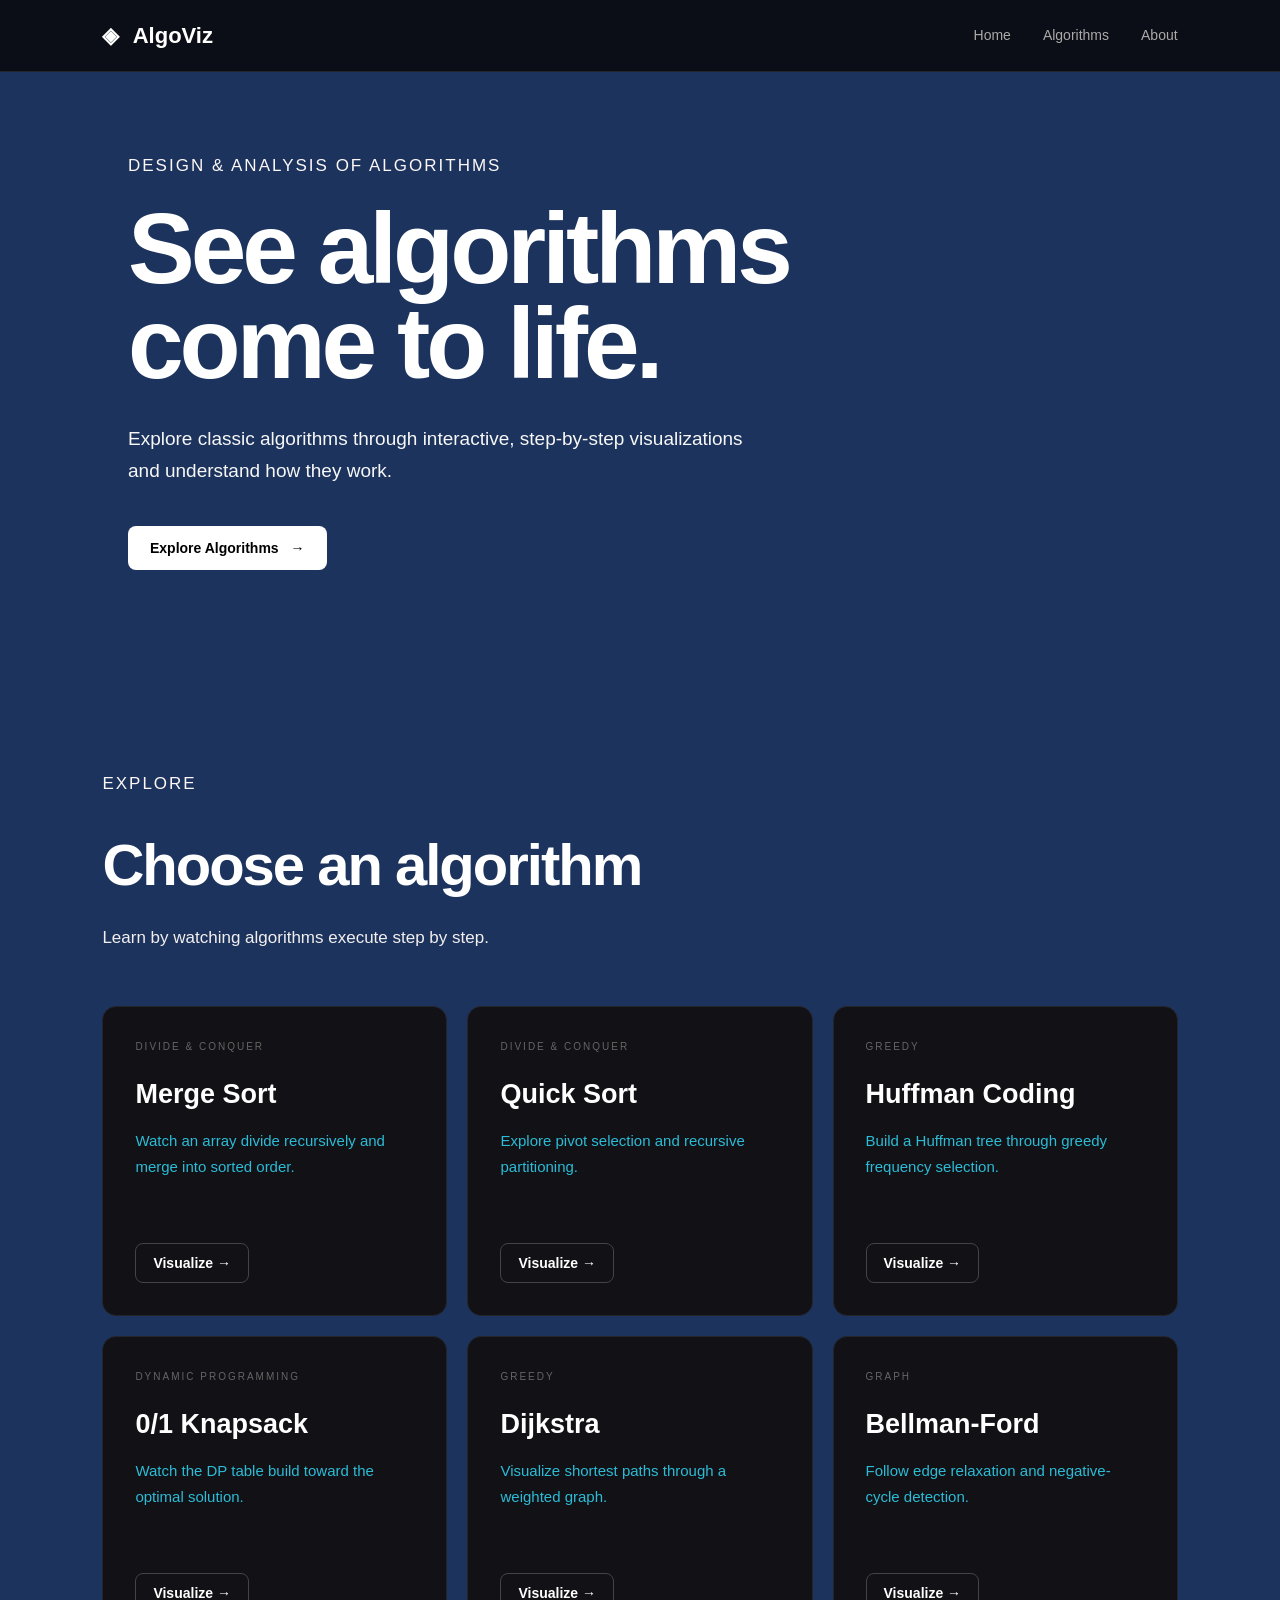
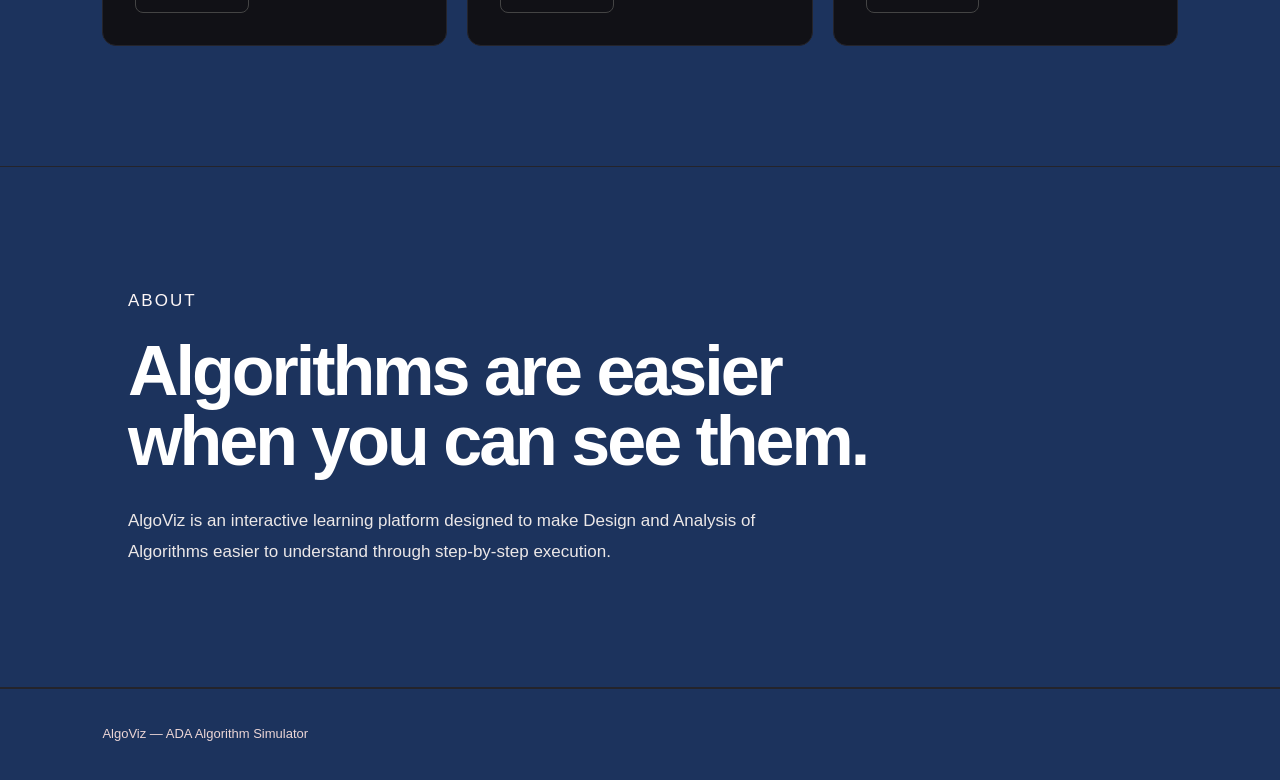
<file: frontend/index.html>
<!DOCTYPE html>
<html lang="en">
<head>
    <meta charset="UTF-8">
    <meta name="viewport" content="width=device-width, initial-scale=1.0">

    <title>AlgoViz | Algorithm Visualizer</title>

    <link rel="stylesheet" href="css/style.css">
</head>

<body>

    <nav class="navbar">
        <div class="logo">
            <span>◈</span> AlgoViz
        </div>

        <div class="nav-links">
            <a href="#">Home</a>
            <a href="#">Algorithms</a>
            <a href="#">About</a>
        </div>
    </nav>


    <main>

        <section class="hero" id="home">

            <div class="hero-content">

                <p class="eyebrow">
                    DESIGN & ANALYSIS OF ALGORITHMS
                </p>

                <h1>
                    See algorithms<br>
                    come to life.
                </h1>

                <p class="hero-description">
                    Explore classic algorithms through interactive,
                    step-by-step visualizations and understand how they work.
                </p>

                <button id="exploreBtn">
                    Explore Algorithms 
                    <span>→</span>
                </button>

            </div>

        </section>


        <section class="algorithms" id="algorithms">

            <div class="section-heading">
                <p class="eyebrow">EXPLORE</p>

                <h2>
                    Choose an algorithm
                </h2>
                <p>Learn by watching algorithms execute step by step.</p>
            </div>


            <div class="algorithm-grid">

                <article class="algorithm-card">
                    <span class="category">
                        DIVIDE & CONQUER
                    </span>

                    <h3>Merge Sort</h3>

                    <p>
                        Watch an array divide recursively
                        and merge into sorted order.
                    </p>

                    <button onclick="openAlgorithm('merge-sort')">
                        Visualize →
                    </button>
                </article>


                <article class="algorithm-card">
                    <span class="category">
                        DIVIDE & CONQUER
                    </span>

                    <h3>Quick Sort</h3>

                    <p>
                        Explore pivot selection and
                        recursive partitioning.
                    </p>

                    <button onclick="window.location.href='quick_sort.html'">
                        Visualize →
                    </button>
                </article>


                <article class="algorithm-card">
                    <span class="category">
                        GREEDY
                    </span>

                    <h3>Huffman Coding</h3>

                    <p>
                        Build a Huffman tree through
                        greedy frequency selection.
                    </p>

                    <button onclick="openAlgorithm('huffman')">
                        Visualize →
                    </button>
                </article>


                <article class="algorithm-card">
                    <span class="category">
                        DYNAMIC PROGRAMMING
                    </span>

                    <h3>0/1 Knapsack</h3>

                    <p>
                        Watch the DP table build toward
                        the optimal solution.
                    </p>

                    <button onclick="openAlgorithm('knapsack')">
                        Visualize →
                    </button>
                </article>


                <article class="algorithm-card">
                    <span class="category">
                        GREEDY
                    </span>

                    <h3>Dijkstra</h3>

                    <p>
                        Visualize shortest paths through
                        a weighted graph.
                    </p>

                    <button onclick="openAlgorithm('dijkstra')">
                        Visualize →
                    </button>
                </article>


                <article class="algorithm-card">
                    <span class="category">
                        GRAPH
                    </span>

                    <h3>Bellman-Ford</h3>

                    <p>
                        Follow edge relaxation and
                        negative-cycle detection.
                    </p>

                    <button onclick="openAlgorithm('bellman-ford')">
                        Visualize →
                    </button>
                </article>

            </div>

        </section>

        <section class="about" id="about">
            <p class="eyebrow">ABOUT</p>

            <h2>
                Algorithms are easier when you can see them.
            </h2>

            <p>
                AlgoViz is an interactive learning platform designed
                to make Design and Analysis of Algorithms easier to 
                understand through step-by-step execution.
            </p>

        </section>
    </main>


    <footer>
        <p>AlgoViz — ADA Algorithm Simulator</p>
    </footer>


    <script src="js/app.js"></script>

</body>
</html>
</file>
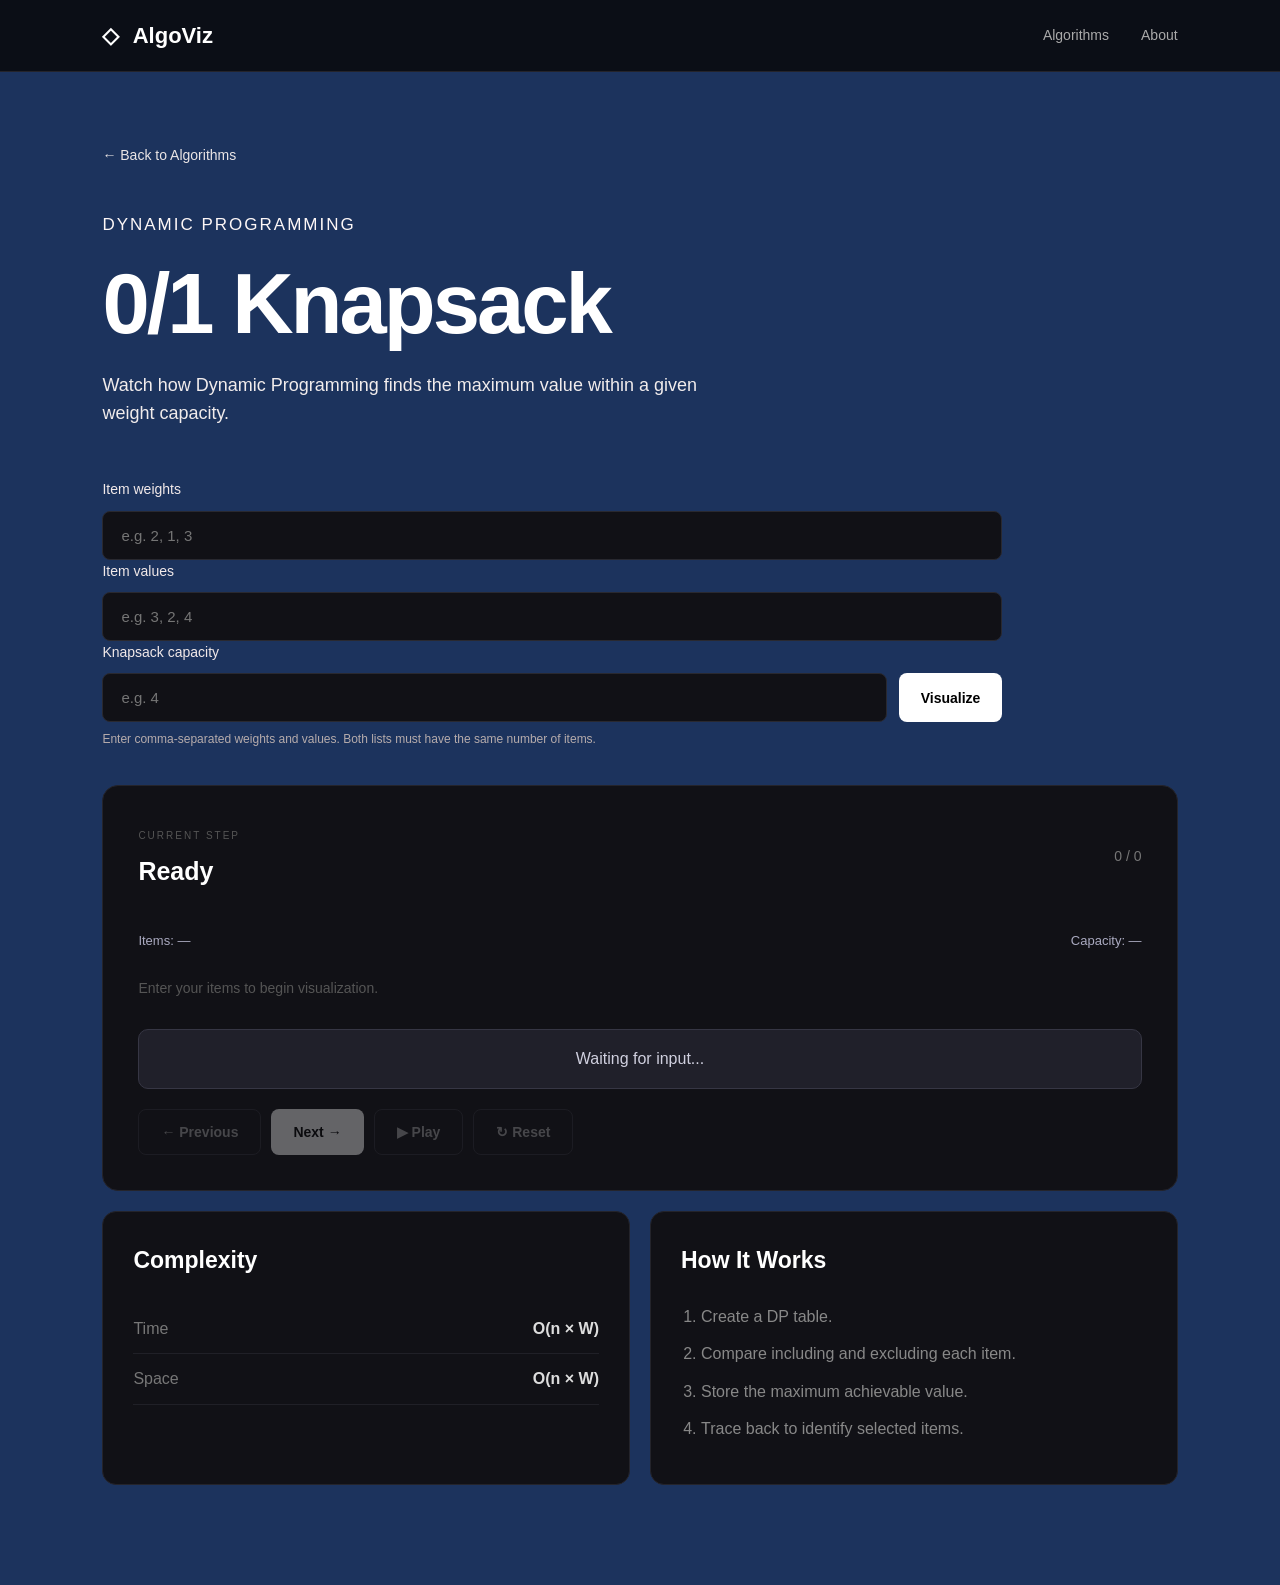
<file: frontend/knapsack.html>
<!DOCTYPE html>
<html lang="en">

<head>
    <meta charset="UTF-8">
    <meta name="viewport" content="width=device-width, initial-scale=1.0">

    <title>Knapsack | AlgoViz</title>

    <link rel="stylesheet" href="css/style.css">
</head>

<body>

    <nav class="navbar">

        <div class="logo">
            <span>◇</span> AlgoViz
        </div>

        <div class="nav-links">
            <a href="index.html">Algorithms</a>
            <a href="index.html#about">About</a>
        </div>

    </nav>

    <main class="visualizer-page">

        <div class="visualizer-header">

            <a href="index.html" class="back-link">
                ← Back to Algorithms
            </a>

            <p class="eyebrow">DYNAMIC PROGRAMMING</p>

            <h1>0/1 Knapsack</h1>

            <p class="visualizer-description">
                Watch how Dynamic Programming finds the
                maximum value within a given weight capacity.
            </p>

        </div>

        <section class="input-section">

            <label for="weightsInput">Item weights</label>

            <div class="input-row">
                <input
                    type="text"
                    id="weightsInput"
                    placeholder="e.g. 2, 1, 3"
                >
            </div>

            <label for="valuesInput">Item values</label>

            <div class="input-row">
                <input
                    type="text"
                    id="valuesInput"
                    placeholder="e.g. 3, 2, 4"
                >
            </div>

            <label for="capacityInput">Knapsack capacity</label>

            <div class="input-row">

                <input
                    type="number"
                    id="capacityInput"
                    placeholder="e.g. 4"
                    min="0"
                >

                <button id="visualizeBtn">
                    Visualize
                </button>

            </div>

            <p class="input-hint">
                Enter comma-separated weights and values.
                Both lists must have the same number of items.
            </p>

        </section>

        <section class="visualization-panel">

            <div class="visualization-top">

                <div>

                    <span class="step-label">CURRENT STEP</span>

                    <h2 id="stepTitle">Ready</h2>

                </div>

                <div class="step-counter">

                    <span id="stepNumber">0</span>
                    /
                    <span id="totalSteps">0</span>

                </div>

            </div>

            <div class="knapsack-info" id="knapsackInfo">

                <span>Items: —</span>
                <span>Capacity: —</span>

            </div>

            <div
                class="knapsack-table-container"
                id="dpTableContainer"
            >

                <div class="empty-state">
                    Enter your items to begin visualization.
                </div>

            </div>

            <div class="decision-info" id="decisionInfo">
                Waiting for input...
            </div>
            
            <div class="selected-items-panel" id="selectedItemsPanel">
                <h3>Optimal Item Selection</h3>
                <p>Complete the visualization to see the selected items.</p>
            </div>

            <div class="controls">

                <button
                    class="secondary-btn"
                    id="prevBtn"
                    disabled
                >
                    ← Previous
                </button>

                <button id="nextBtn" disabled>
                    Next →
                </button>

                <button
                    class="secondary-btn"
                    id="playBtn"
                    disabled
                >
                    ▶ Play
                </button>

                <button
                    class="secondary-btn"
                    id="resetBtn"
                    disabled
                >
                    ↻ Reset
                </button>

            </div>

        </section>

        <section class="info-grid">

            <div class="info-card">

                <h3>Complexity</h3>

                <div class="complexity-row">
                    <span>Time</span>
                    <strong>O(n × W)</strong>
                </div>

                <div class="complexity-row">
                    <span>Space</span>
                    <strong>O(n × W)</strong>
                </div>

            </div>

            <div class="info-card">

                <h3>How It Works</h3>

                <ol>
                    <li>Create a DP table.</li>
                    <li>Compare including and excluding each item.</li>
                    <li>Store the maximum achievable value.</li>
                    <li>Trace back to identify selected items.</li>
                </ol>

            </div>

        </section>

    </main>

    <script src="js/knapsack.js"></script>

</body>
</html>
</file>
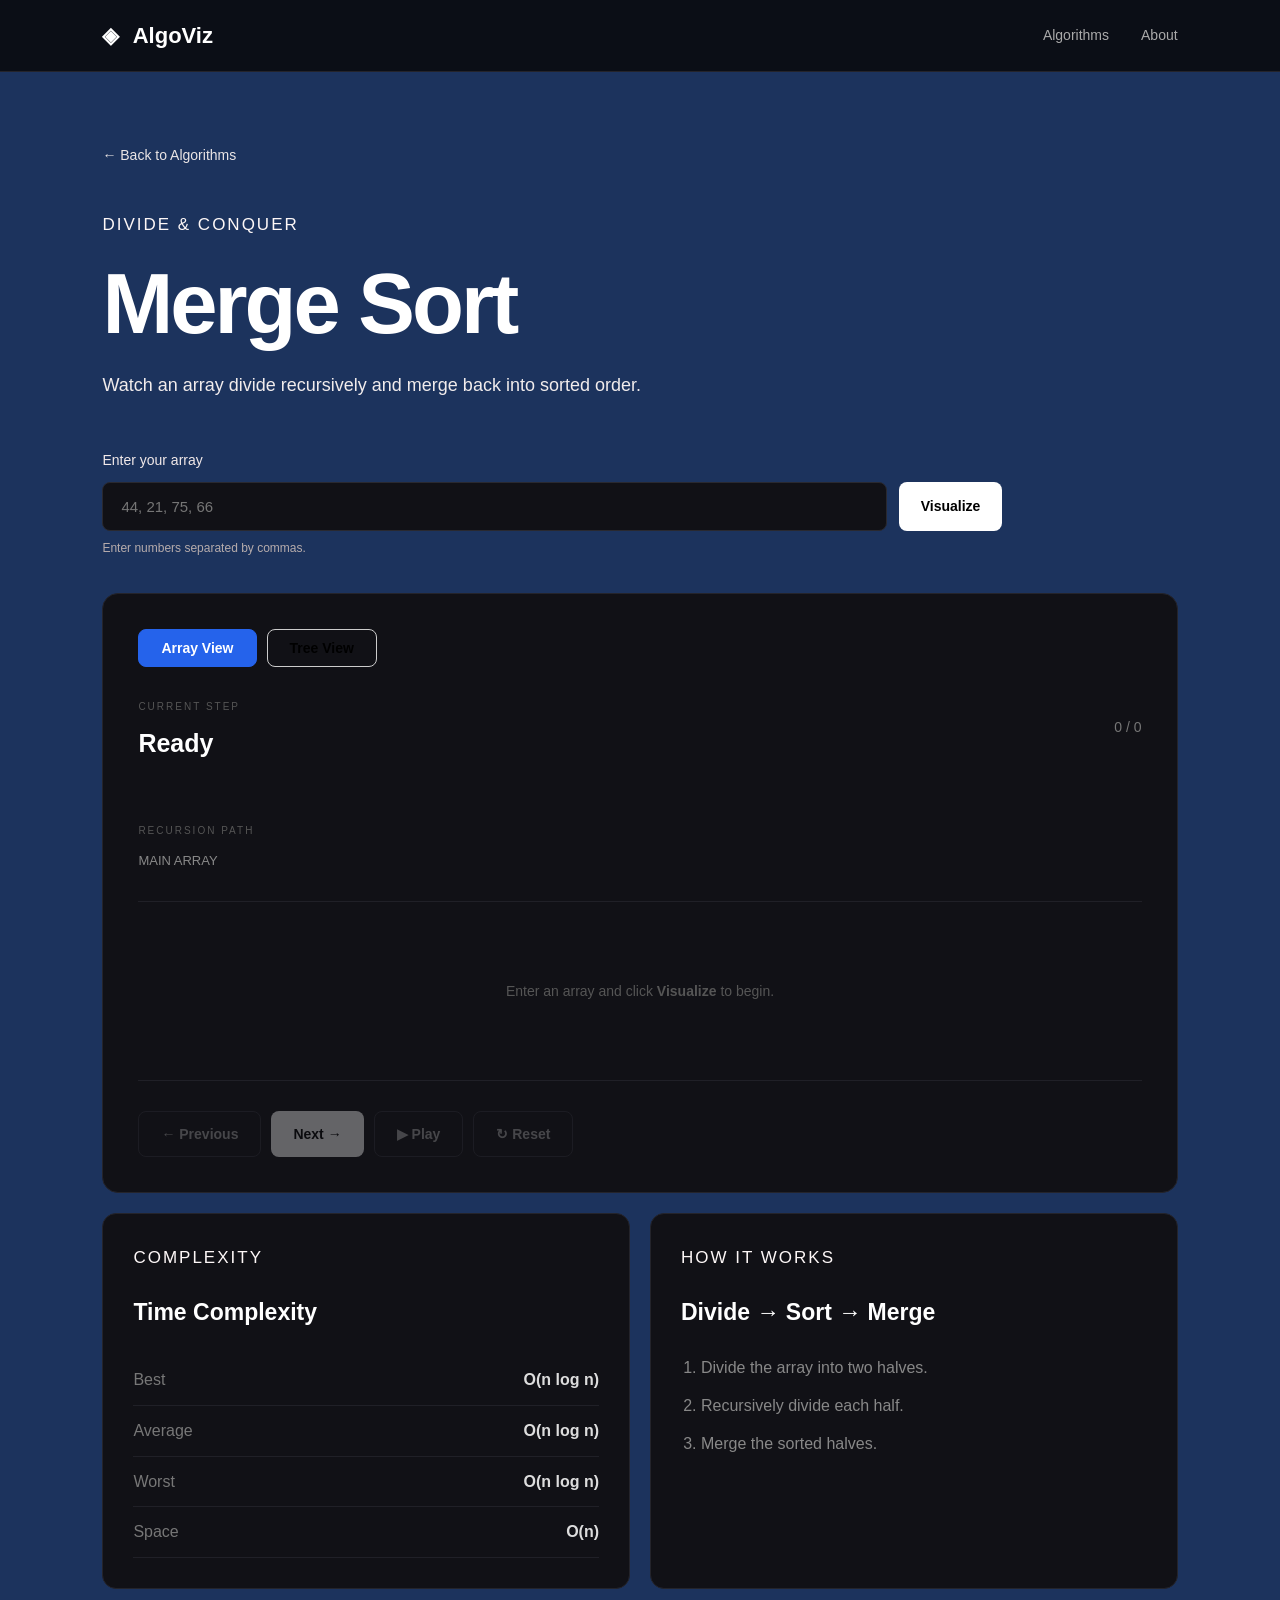
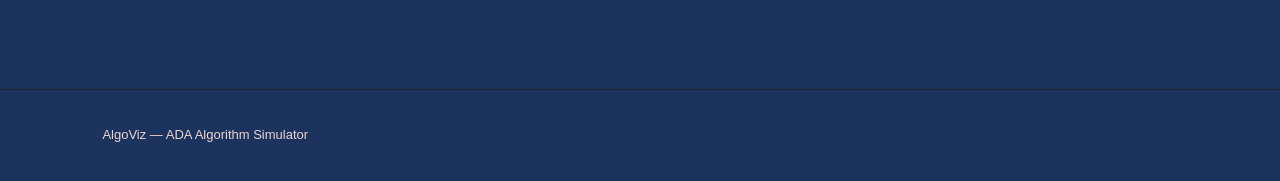
<file: frontend/merge-sort.html>
<!DOCTYPE html>
<html lang="en">

<head>

    <meta charset="UTF-8">

    <meta
        name="viewport"
        content="width=device-width, initial-scale=1.0"
    >

    <title>Merge Sort | AlgoViz</title>

    <link
        rel="stylesheet"
        href="css/style.css"
    >

</head>


<body>

    <nav class="navbar">

        <div class="logo">
            <span>◈</span> AlgoViz
        </div>

        <div class="nav-links">

            <a href="index.html">
                Algorithms
            </a>

            <a href="index.html#about">
                About
            </a>

        </div>

    </nav>


    <main class="visualizer-page">


        <section class="visualizer-header">

            <a
                href="index.html#algorithms"
                class="back-link"
            >
                ← Back to Algorithms
            </a>


            <p class="eyebrow">
                DIVIDE & CONQUER
            </p>


            <h1>
                Merge Sort
            </h1>


            <p class="visualizer-description">
                Watch an array divide recursively and
                merge back into sorted order.
            </p>

        </section>


        <section class="input-section">

            <label for="arrayInput">
                Enter your array
            </label>


            <div class="input-row">

                <input
                    type="text"
                    id="arrayInput"
                    placeholder="44, 21, 75, 66"
                >


                <button id="visualizeBtn">
                    Visualize
                </button>

            </div>


            <p class="input-hint">
                Enter numbers separated by commas.
            </p>

        </section>


        <section class="visualization-panel">

            <div class="view-switcher">
                <button id="arrayViewBtn" class="view-btn active">
                    Array View 
                </button>

                <button id="treeViewBtn" class="view-btn">
                    Tree View 
                </button>
            </div>

            <div class="visualization-top">

                <div>

                    <span class="step-label">
                        CURRENT STEP
                    </span>

                    <h2 id="stepTitle">
                        Ready
                    </h2>

                </div>


                <div class="step-counter">

                    <span id="stepNumber">
                        0
                    </span>

                    /
                    
                    <span id="totalSteps">
                        0
                    </span>

                </div>

            </div>

            <div class="recursion-path" id="recursionPath">
                <span class="path-label">RECURSION PATH</span>
                <div class="path-content" id="pathContent">
                    MAIN ARRAY
                </div>
            </div>
            
            <div class="visualization-container">

                <div class="array-visualization" id="arrayVisualization">
                    <p class="empty-state">
                        Enter an array and click
                        <strong>Visualize</strong>
                        to begin.
                    </p>
                </div>

                <div class="tree-visualization hidden" id="treeVisualization">
                    <p class="empty-state">
                        Tree visualization will appear here.
                    </p>
                </div>
                
            </div>


            <div class="controls">

                <button id="previousBtn" class="secondary-btn" disabled>
                    ← Previous
                </button>


                <button id="nextBtn" disabled>
                    Next →
                </button>


                <button id="playBtn" class="secondary-btn" disabled>
                    ▶ Play
                </button>


                <button id="resetBtn" class="secondary-btn" disabled>
                    ↻ Reset
                </button>

            </div>

        </section>


        <section class="info-grid">


            <div class="info-card">

                <p class="eyebrow">
                    COMPLEXITY
                </p>

                <h3>
                    Time Complexity
                </h3>

                <div class="complexity-row">
                    <span>Best</span>
                    <strong>O(n log n)</strong>
                </div>

                <div class="complexity-row">
                    <span>Average</span>
                    <strong>O(n log n)</strong>
                </div>

                <div class="complexity-row">
                    <span>Worst</span>
                    <strong>O(n log n)</strong>
                </div>

                <div class="complexity-row">
                    <span>Space</span>
                    <strong>O(n)</strong>
                </div>

            </div>


            <div class="info-card">

                <p class="eyebrow">
                    HOW IT WORKS
                </p>

                <h3>
                    Divide → Sort → Merge
                </h3>

                <ol>

                    <li>
                        Divide the array into two halves.
                    </li>

                    <li>
                        Recursively divide each half.
                    </li>

                    <li>
                        Merge the sorted halves.
                    </li>

                </ol>

            </div>

        </section>


    </main>



    <footer>

        <p>
            AlgoViz — ADA Algorithm Simulator
        </p>

    </footer>


    <script src="js/merge-sort.js"></script>

</body>

</html>
</file>
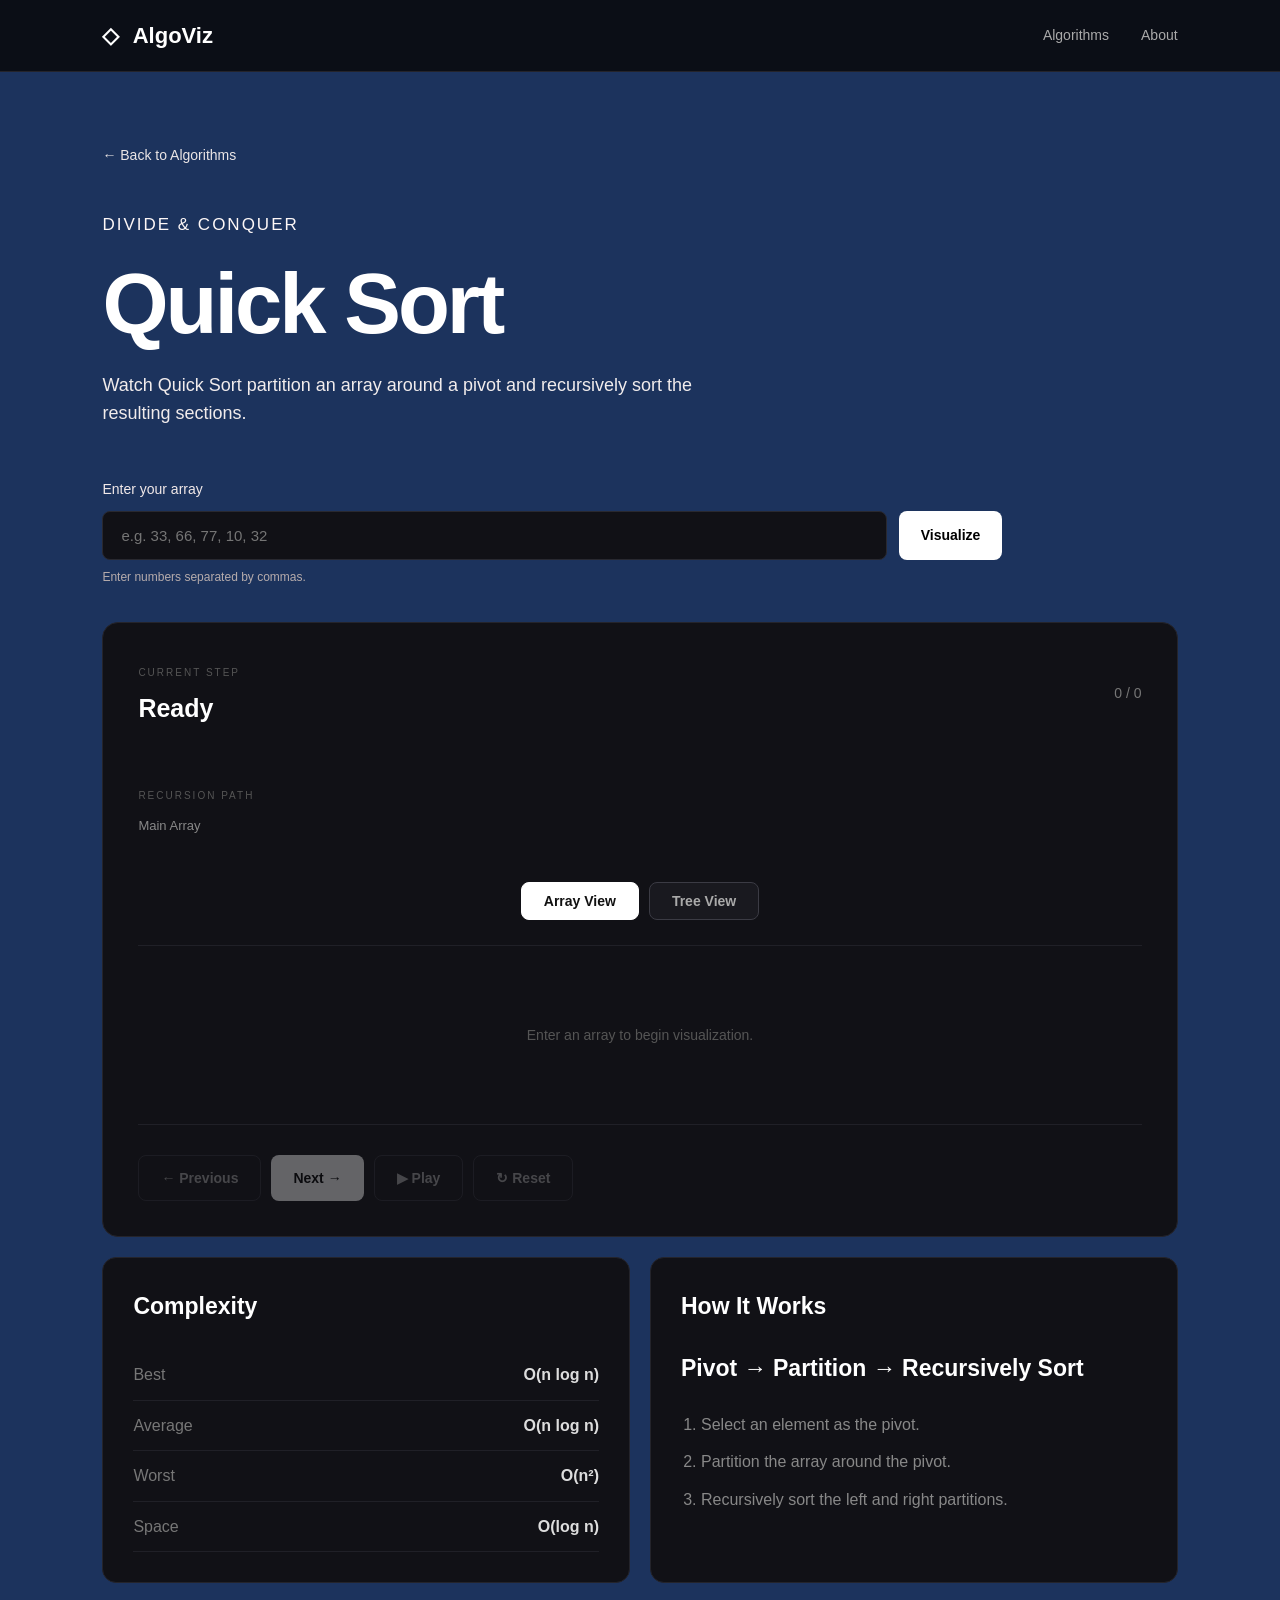
<file: frontend/quick_sort.html>
<!DOCTYPE html>
<html lang="en">

<head>
    <meta charset="UTF-8">
    <meta name="viewport" content="width=device-width, initial-scale=1.0">

    <title>Quick Sort | AlgoViz</title>

    <link rel="stylesheet" href="css/style.css">
</head>

<body>

    <nav class="navbar">

        <div class="logo">
            <span>◇</span> AlgoViz
        </div>

        <div class="nav-links">
            <a href="index.html">Algorithms</a>
            <a href="index.html#about">About</a>
        </div>

    </nav>


    <main class="visualizer-page">

        <div class="visualizer-header">

            <a href="index.html" class="back-link">
                ← Back to Algorithms
            </a>

            <p class="eyebrow">
                DIVIDE &amp; CONQUER
            </p>

            <h1>Quick Sort</h1>

            <p class="visualizer-description">
                Watch Quick Sort partition an array around a pivot
                and recursively sort the resulting sections.
            </p>

        </div>


        <section class="input-section">

            <label for="arrayInput">
                Enter your array
            </label>

            <div class="input-row">

                <input
                    type="text"
                    id="arrayInput"
                    placeholder="e.g. 33, 66, 77, 10, 32"
                >

                <button id="visualizeBtn">
                    Visualize
                </button>

            </div>

            <p class="input-hint">
                Enter numbers separated by commas.
            </p>

        </section>


        <section class="visualization-panel">

            <div class="visualization-top">

                <div>

                    <span class="step-label">
                        CURRENT STEP
                    </span>

                    <h2 id="stepTitle">
                        Ready
                    </h2>

                </div>

                <div class="step-counter">

                    <span id="stepNumber">
                        0
                    </span>

                    /
                    
                    <span id="totalSteps">
                        0
                    </span>

                </div>

            </div>


            <div
                class="recursion-path"
                id="recursionPath"
            >

                <span class="path-label">
                    RECURSION PATH
                </span>

                <div
                    class="path-content"
                    id="pathContent"
                >
                    Main Array
                </div>

            </div>

            <div class="view-switcher quick-view-switcher">

                <button
                    id="arrayViewBtn"
                    class="quick-view-btn active"
                    type="button"
                >
                    Array View
                </button>

                <button
                    id="treeViewBtn"
                    class="quick-view-btn"
                    type="button"
                >
                    Tree View
                </button>

            </div>

            <div
                class="array-visualization"
                id="arrayVisualization"
            >

                <div class="empty-state">
                    Enter an array to begin visualization.
                </div>

            </div>

            <div
                class="tree-visualization"
                id="treeVisualization"
                style="display: none;"
            >
                <div class="empty-state">
                    Generate a Quick Sort visualization to see its recursion tree.
                </div>
            </div>


            <div class="controls">

                <button
                    class="secondary-btn"
                    id="prevBtn"
                    disabled
                >
                    ← Previous
                </button>

                <button
                    id="nextBtn"
                    disabled
                >
                    Next →
                </button>

                <button
                    class="secondary-btn"
                    id="playBtn"
                    disabled
                >
                    ▶ Play
                </button>

                <button
                    class="secondary-btn"
                    id="resetBtn"
                    disabled
                >
                    ↻ Reset
                </button>

            </div>

        </section>


        <section class="info-grid">

            <div class="info-card">

                <h3>Complexity</h3>

                <div class="complexity-row">
                    <span>Best</span>
                    <strong>O(n log n)</strong>
                </div>

                <div class="complexity-row">
                    <span>Average</span>
                    <strong>O(n log n)</strong>
                </div>

                <div class="complexity-row">
                    <span>Worst</span>
                    <strong>O(n²)</strong>
                </div>

                <div class="complexity-row">
                    <span>Space</span>
                    <strong>O(log n)</strong>
                </div>

            </div>


            <div class="info-card">

                <h3>How It Works</h3>

                <h3>
                    Pivot → Partition → Recursively Sort
                </h3>

                <ol>

                    <li>
                        Select an element as the pivot.
                    </li>

                    <li>
                        Partition the array around the pivot.
                    </li>

                    <li>
                        Recursively sort the left and right partitions.
                    </li>

                </ol>

            </div>

        </section>

    </main>


    <script src="js/quick-sort.js"></script>

</body>

</html>
</file>
<file: frontend/css/style.css>
* {
    margin: 0;
    padding: 0;
    box-sizing: border-box;
}

html{
    scroll-behavior: smooth;
}

body {
    font-family: Arial, Helvetica, sans-serif;
    background: #1c335d;
    color: #ffffff;
    line-height: 1.6;
}

.navbar {
    height: 72px;
    padding: 0 8%;
    display: flex;
    align-items: center;
    justify-content: space-between;

    border-bottom: 1px solid #24242b;
    position: sticky;
    top: 0;
    background: rgba(11, 11, 15, 0.9);
    backdrop-filter: blur(10px);
    z-index: 100;
}

.logo {
    font-size: 22px;
    font-weight: 700;
}

.logo span {
    margin-right: 8px;
}

.nav-links {
    display: flex;
    gap: 32px;
}

.nav-links a {
    color: #aaa;
    text-decoration: none;
    font-size: 14px;
    transition: color 0.2s ease;
}

.nav-links a:hover {
    color: white;
}

.hero {
    min-height: cacl(100vh - 72px);

    display: flex;
    align-items: center;

    padding: 80px 10%;
}

.hero-content {
    max-width: 850px;
}

.eyebrow {
    font-size: 17px;
    letter-spacing: 2px;
    color: #fdf7f7;
    margin-bottom: 22px;
}

.hero h1 {
    font-size: clamp(55px, 8vw, 100px);
    line-height: 0.95;
    letter-spacing: -4px;
    margin-bottom: 32px;
}

.hero-description {
    font-size: 19px;
    line-height: 1.7;
    color: #f7f7f7;
    max-width: 620px;
    margin-bottom: 38px;
}

button {
    border: none;
    padding: 14px 22px;
    border-radius: 8px;

    background: white;
    color: black;

    font-size: 14px;
    font-weight: 600;

    cursor: pointer;

    transition:
        transform 0.2s ease,
        background 0.2s ease;
}

button:hover {
    transform: translateY(-3px);
    background: #ffffff;
}

button span {
    margin-left: 8px;
}

.algorithms {
    padding: 120px 8%;
}

.section-heading {
    margin-bottom: 55px;
}

.section-heading h2 {
    font-size: clamp(36px, 5vw, 58px);
    letter-spacing: -2px;
    margin-bottom: 12px;
}

.section-heading > p:last-child {
    color: #f3efef;
    font-size: 17px;
}

.algorithm-grid {
    display: grid;

    grid-template-columns:
        repeat(auto-fit, minmax(280px, 1fr));

    gap: 20px;
}

.algorithm-card {
    padding: 32px;
    min-height: 310px;

    display: flex;
    flex-direction: column;

    border: 1px solid #24242b;
    border-radius: 14px;

    background: #111116;

    transition: 
        transform 0.25s ease,
        border-color 0.25s ease;
        background: 0.25s ease;
}

.algorithm-card:hover {
    transform: translateY(-6px);
    border-color: #444;
    background: #15151b;
}

.category {
    font-size: 10px;
    letter-spacing: 2px;
    color: #666;
}

.algorithm-card h3 {
    font-size: 27px;
    margin-top: 18px;
    margin-bottom: 12px;
}

.algorithm-card p {
    color: #2cbcd6;
    font-size: 15px;
    line-height: 1.7;
    flex: 1;
    margin-bottom: 25px;
}

.algorithm-card button {
    align-self: flex-start;
    padding: 11px 17px;
    background: transparent;
    color: white;
    border: 1px solid #444;
}

.algorithm-card button:hover {
    background: #fff;
    color: #000;
}

.about {
    padding: 120px 10%;
    border-top: 1px solid #24242b;
    border-bottom: 1px solid #24242b;
}

.about h2 {
    max-width: 800px;
    font-size: clamp(38px, 6vw, 70px);
    line-height: 1;
    letter-spacing: -3px;
    margin-bottom: 30px;
}

.about > p:last-child {
    max-width: 650px;
    color: #ece8e8;
    font-size: 17px;
    line-height: 1.8;
}
footer {
    border-top: 1px solid #24242b;
    padding: 35px 8%;
    color: #ecd6d6;
    font-size: 13px;
}

@media (max-width: 700px) {
    .navbar{
        padding: 0 5%;
    }

    .nav-links{
        gap: 15px;
    }

    .hero{
        padding: 70px 7%;
    }

    .hero h1{
        letter-spacing: -2px;
    }

    .algorithms{
        padding: 80px 7%;
    }

    .about{
        padding: 80px 7%;
    }
}


.visualizer-page {
    padding: 70px 8% 100px;
}

.visualizer-header {
    max-width: 800px;
    margin-bottom: 50px;
}

.back-link {
    display: inline-block;

    color: #ebe6e6;

    text-decoration: none;

    font-size: 14px;

    margin-bottom: 45px;

    transition: color 0.2s ease;
}

.back-link:hover {
    color: rgb(12, 12, 12);
}

.visualizer-header h1 {
    font-size: clamp(40px, 7vw, 85px);
    line-height: 1;
    letter-spacing: -3px;
    margin-bottom: 25px;
}

.visualizer-description {
    color: #f1ecec;
    font-size: 18px;
    max-width: 600px;
}


.input-section {
    max-width: 900px;
    margin-bottom: 35px;
}

.input-section label {
    display: block;
    font-size: 14px;
    margin-bottom: 10px;
    color: #f1e9e9;
}

.input-row {
    display: flex;
    gap: 12px;
}

.input-row input {
    flex: 1;
    min-width: 0;
    padding: 15px 18px;
    border-radius: 8px;
    border: 1px solid #292930;
    background: #111116;
    color: white;
    font-size: 15px;
    outline: none;
}

.input-row input:focus {
    border-color: #555;
}

.input-hint {
    margin-top: 8px;
    font-size: 12px;
    color: #b6acac;
}


.visualization-panel {
    border: 1px solid #24242b;
    border-radius: 16px;
    background: #111116;
    padding: 35px;
    min-height: 400px;
}

.visualization-top {
    display: flex;
    align-items: center;
    justify-content: space-between;
    margin-bottom: 40px;
}

.step-label {
    font-size: 10px;
    letter-spacing: 2px;
    color: #555;
}

.visualization-top h2 {
    font-size: 25px;
    margin-top: 5px;
}

.step-counter {
    color: #777;
    font-size: 14px;
}


.array-visualization {
    min-height: 180px;
    display: flex;
    align-items: center;
    justify-content: center;
    gap: 50px;
    flex-wrap: wrap;
    border-top: 1px solid #202027;
    border-bottom: 1px solid #202027;
    padding: 45px 20px;
    margin-bottom: 30px;
}

.recursion-path{
    padding: 20px 0;
    margin-bottom: 10px;
}

.path-label{
    display: block;
    color: #555;
    font-size: 10px;
    letter-spacing: 2px;
    margin-bottom: 12px;
}

.path-content{
    display: flex;
    align-items: center;
    flex-wrap: wrap;
    gap: 8px;
    color: #888;
    font-size: 13px;
}

.path-item{
    color: #aaa;
    padding: 7px 12px;
    border: 1px solid #292930;
    border-radius: 6px;
    background: #15151b;
}

.path-arrow{
    color: #555;
}

.empty-state {
    color: #555;
    font-size: 14px;
}

.array-group {
    display: flex;
    flex-direction: column;
    align-items: center;
    gap: 12px;
}

.array-label {
    color: #666;
    font-size: 11px;
    text-transform: uppercase;
    letter-spacing: 2px;
}

.array-container {
    display: flex;
    gap: 7px;
    flex-wrap: wrap;
    justify-content: center;
}

.array-block {
    width: 58px;
    height: 58px;
    display: flex;
    align-items: center;
    justify-content: center;
    border: 1px solid #3b3b44;
    border-radius: 10px;
    background: #19191f;
    color: #f1dbdb;
    font-size: 18px;
    font-weight: 600;
    animation: appear 0.25s ease;
    transition:
        transform 0.2s ease,
        border-color 0.2s ease,
        background 0.2s ease;
}

.pivot-block{
    background: #493b20;
    border: 2px solid #e6b84c;
    color: #ffd978;
    box-shadow: 0 0 12px rgba(230, 184, 76, 0.2);
    transform: scale(1.08);
}

@keyframes appear {

    from {
        opacity: 0;
        transform: translateY(8px);
    }

    to {
        opacity: 1;
        transform: translateY(0);
    }

}

.array-block:hover {
    transform: translateY(-4px);
    border-color: #777;
    background: #22222a;
}


.controls {
    display: flex;
    gap: 10px;
    flex-wrap: wrap;
}

.secondary-btn {
    background: transparent;
    color: #aaa;
    border: 1px solid #33333b;
}

button:disabled {
    opacity: 0.35;
    cursor: not-allowed;
    transform: none;
}


.info-grid {
    display: grid;
    grid-template-columns: repeat(2, 1fr);
    gap: 20px;
    margin-top: 20px;
}

.info-card {
    padding: 30px;
    border: 1px solid #24242b;
    border-radius: 14px;
    background: #111116;
}

.info-card h3 {
    font-size: 23px;
    margin-bottom: 25px;
}

.complexity-row {
    display: flex;
    justify-content: space-between;
    padding: 12px 0;
    border-bottom: 1px solid #202027;
    color: #777;
}

.complexity-row strong {
    color: #ddd;
}

.info-card ol {
    padding-left: 20px;
    color: #888;
}

.info-card li {
    margin-bottom: 12px;
}


@media (max-width: 700px) {

    .visualizer-page {
        padding: 50px 6% 70px;
    }

    .input-row {
        flex-direction: column;
    }

    .visualization-panel {
        padding: 22px;
    }

    .visualization-top {
        align-items: flex-start;
    }

    .info-grid {
        grid-template-columns: 1fr;
    }

    .array-visualization {
        min-height: 180px;
        display: flex;
        align-items: center;
        justify-content: center;
        gap: 70px;
        flex-wrap: wrap;
        border-top: 1px solid #202027;
        border-bottom: 1px solid #202027;
        padding: 45px 20px;
        margin-bottom: 30px;
    }

}

.view-switcher {
    display:flex;
    gap: 10px;
    margin-bottom: 25px;
}

.view-btn {
    padding: 10px 22px;
    border: 1px solid var(--border-color, #ccc);
    border-radius: 8px;
    background: transparent;
    cursor: pointer;
    font-weight: 600;
    transition: 0.2s ease;
}

.view-btn.active {
    background: #2563eb;
    color: white;
    border-color: #2563eb;
}

.visualization-container {
    width: 100%;
}

.hidden {
    display: none !important;
}

.tree-visualization {
    width: 100%;
    min-height: 400px;
    overflow-x: auto;
    overflow-y: auto;
    padding: 40px 25px;
    box-sizing: border-box;
    display: flex;
    justify-content: flex-start;
    align-items: flex-start;
}

.merge-tree-node {
    display: flex;
    flex-direction: column;
    align-items: center;
    position: relative;
    width: max-content;
    flex-shrink: 0;
}

.merge-tree-node-box {
    display: flex;
    flex-direction: column;
    align-items: center;
    justify-content: center;
    gap: 7px;
    padding: 12px 16px;
    min-width: 110px;
    background: #1e293b;
    color: white;
    border: 2px solid #3b82f6;
    border-radius: 12px;
    position: relative;
    z-index: 2;
}
/* MERGE ANIMATION STATES */

.merge-tree-node-box {
    transition:
        background 0.3s ease,
        border-color 0.3s ease,
        transform 0.3s ease,
        box-shadow 0.3s ease;
}

.merge-tree-node-box.merged {
    background: #164e3b;
    border-color: #22c55e;
}

.merge-tree-node-box.active-merge {
    background: #166534;
    border-color: #4ade80;
    box-shadow: 0 0 18px rgba(34, 197, 94, 0.4);
    transform: scale(1.06);
}

.merge-tree-node-box.merge-source {
    border-color: #f59e0b;
    box-shadow: 0 0 12px rgba(245, 158, 11, 0.3);
}

.merge-tree-label {
    font-size: 11px;
    color: #93c5fd;
    text-transform: uppercase;
}

.merge-tree-values {
    font-size: 14px;
    white-space: nowrap;
}

.merge-tree-children {
    display: flex;
    justify-content: center;
    align-items: flex-start;
    position: relative;
    padding-top: 40px;
    width: max-content;
    flex-shrink: 0;
}

.merge-tree-child {
    display: flex;
    justify-content: center;
    position: relative;
    padding: 0 14px;
    flex-shrink: 0;
}


.merge-tree-children::before {
    content: "";
    position: absolute;
    top: 0;
    left: 50%;
    height: 20px;
    border-left: 2px solid #64748b;
}

.merge-tree-child::before {
    content: "";
    position: absolute;
    top: 0;
    left: 50%;
    height: 20px;
    border-left: 2px solid #64748b;
}


.merge-tree-child:not(:only-child)::after {
    content: "";
    position: absolute;
    top: 0;
    left: 0;
    right: 0;
    border-top: 2px solid #64748b;
}

.merge-tree-child:first-child::after {
    left: 50%;
}

.merge-tree-child:last-child::after {
    right: 50%;
}
.merge-tree-canvas {
    width: max-content;
    min-width: 100%;
    display: flex;
    justify-content: center;
    align-items: flex-start;
    padding: 10px 30px 30px;
    box-sizing: border-box;
}

/* View Switcher */

.quick-view-switcher {
    display: flex;
    justify-content: center;
    gap: 10px;
    margin: 25px 0;
}

.quick-view-btn {
    padding: 10px 22px;
    border: 1px solid #3b3b44;
    border-radius: 8px;
    background: #19191f;
    color: #aaa;
    cursor: pointer;
    transition: 0.2s ease;
}

.quick-view-btn.active {
    background: #ffffff;
    color: #111;
    border-color: #ffffff;
}

.quick-view-btn:hover {
    border-color: #888;
}

.quick-tree-canvas {
    display: flex;
    flex-direction: column;
    align-items: center;
    width: max-content;
    min-width: 100%;
    padding: 35px 25px;
    box-sizing: border-box;
}

.quick-tree-node {
    display: flex;
    flex-direction: column;
    align-items: center;
    position: relative;
}

.quick-tree-node-box {
    display: flex;
    flex-direction: column;
    align-items: center;
    gap: 9px;
    min-width: 130px;
    padding: 15px 18px;
    border: 1px solid #3b3b44;
    border-radius: 12px;
    background: #19191f;
    color: #f1dbdb;
    transition: all 0.25s ease;
    text-align: center;
    z-index: 1;
}

.quick-tree-label {
    color: #aaa;
    font-size: 11px;
    text-transform: uppercase;
    letter-spacing: 1.5px;
}

.quick-tree-values {
    font-size: 16px;
    color: #f1dbdb;
}

.quick-tree-pivot {
    font-size: 11px;
    color: #ffd978;
}

.quick-tree-node-box.partitioned {
    border-color: #6579d9;
    background: #20263b;
}

.quick-tree-node-box.active-pivot {
    border-color: #e6b84c;
    box-shadow: 0 0 15px rgba(230, 184, 76, 0.25);
}

.quick-tree-node-box.base-case {
    border-color: #42a77b;
    background: #192c27;
}

.quick-tree-base-label {
    color: #63d6a0;
    font-size: 10px;
    letter-spacing: 1.5px;
    font-weight: 700;
}

.quick-tree-children {
    display: flex;
    justify-content: center;
    gap: 35px;
    position: relative;
    padding-top: 35px;
}

.quick-tree-child {
    display: flex;
    flex-direction: column;
    align-items: center;
    position: relative;
}

/* Connecting lines */

.quick-tree-children::before {
    content: "";
    position: absolute;
    top: 0;
    left: 25%;
    right: 25%;
    border-top: 1px solid #555566;
}

.quick-tree-child::before {
    content: "";
    position: absolute;
    top: -35px;
    height: 35px;
    border-left: 1px solid #555566;
}

/* Scroll support */

.tree-visualization {
    width: 100%;
    overflow-x: auto;
    overflow-y: hidden;
}


.knapsack-dp-table {
    border-collapse: separate;
    border-spacing: 6px;
    margin: 20px auto;
    min-width: 100%;
    text-align: center;
}

.knapsack-dp-table th,
.knapsack-dp-table td {
    min-width: 48px;
    height: 45px;
    padding: 10px;
    border-radius: 8px;
    font-size: 14px;
}

.knapsack-dp-table th {
    background: #252530;
    color: #b9b9d1;
    font-weight: 600;
}

.knapsack-dp-table td {
    background: #20202a;
    color: #eeeeF5;
    border: 1px solid #363644;
    transition: all 0.25s ease;
}

.knapsack-dp-table .pending-cell {
    color: #666675;
    background: #17171e;
}

.knapsack-dp-table .current-cell {
    background: #493b20;
    border: 2px solid #e6b84c;
    color: #ffd978;
    font-weight: 700;
    box-shadow: 0 0 12px rgba(230, 184, 76, 0.2);
    transform: scale(1.05);
}

.knapsack-dp-table .include-cell {
    background: #19382e;
    border-color: #368b68;
    color: #70dca9;
}

.knapsack-dp-table .exclude-cell {
    background: #202c43;
    border-color: #496a9c;
    color: #a5c6ff;
}

.knapsack-table-container {
    width: 100%;
    overflow-x: auto;
    padding: 10px 0;
}

.decision-info {
    margin: 20px 0;
    padding: 16px;
    border-radius: 10px;
    background: #20202a;
    border: 1px solid #363644;
    color: #d0d0df;
    text-align: center;
    line-height: 1.6;
}

.knapsack-info {
    display: flex;
    justify-content: space-between;
    gap: 15px;
    margin: 15px 0;
    color: #aaaac0;
    font-size: 13px;
    flex-wrap: wrap;
}

.selected-items-panel {
    display: none;
    margin: 25px 0;
    padding: 22px;
    border: 1px solid #368b68;
    border-radius: 12px;
    background: #192c27;
    color: #eeeeF5;
}

.selected-items-panel h3 {
    margin-bottom: 18px;
    color: #70dca9;
    font-size: 18px;
}

.selected-items-list {
    display: flex;
    flex-direction: column;
    gap: 10px;
}

.selected-item {
    display: flex;
    justify-content: space-between;
    align-items: center;
    flex-wrap: wrap;
    gap: 12px;
    padding: 13px 15px;
    border-radius: 8px;
    background: #203a30;
    border: 1px solid #368b68;
    color: #c9f5df;
    font-size: 13px;
}

.selected-item span:first-child {
    font-weight: 700;
    color: #70dca9;
}

.selection-summary {
    display: grid;
    grid-template-columns: repeat(2, 1fr);
    gap: 12px;
    margin-top: 20px;
}

.selection-summary div {
    display: flex;
    flex-direction: column;
    gap: 8px;
    padding: 15px;
    border-radius: 8px;
    background: #20202a;
}

.selection-summary span {
    color: #aaaac0;
    font-size: 12px;
}

.selection-summary strong {
    color: #ffd978;
    font-size: 20px;
}

@media (max-width: 600px) {
    .selection-summary {
        grid-template-columns: 1fr;
    }

    .selected-item {
        flex-direction: column;
        align-items: flex-start;
    }
}
</file>
